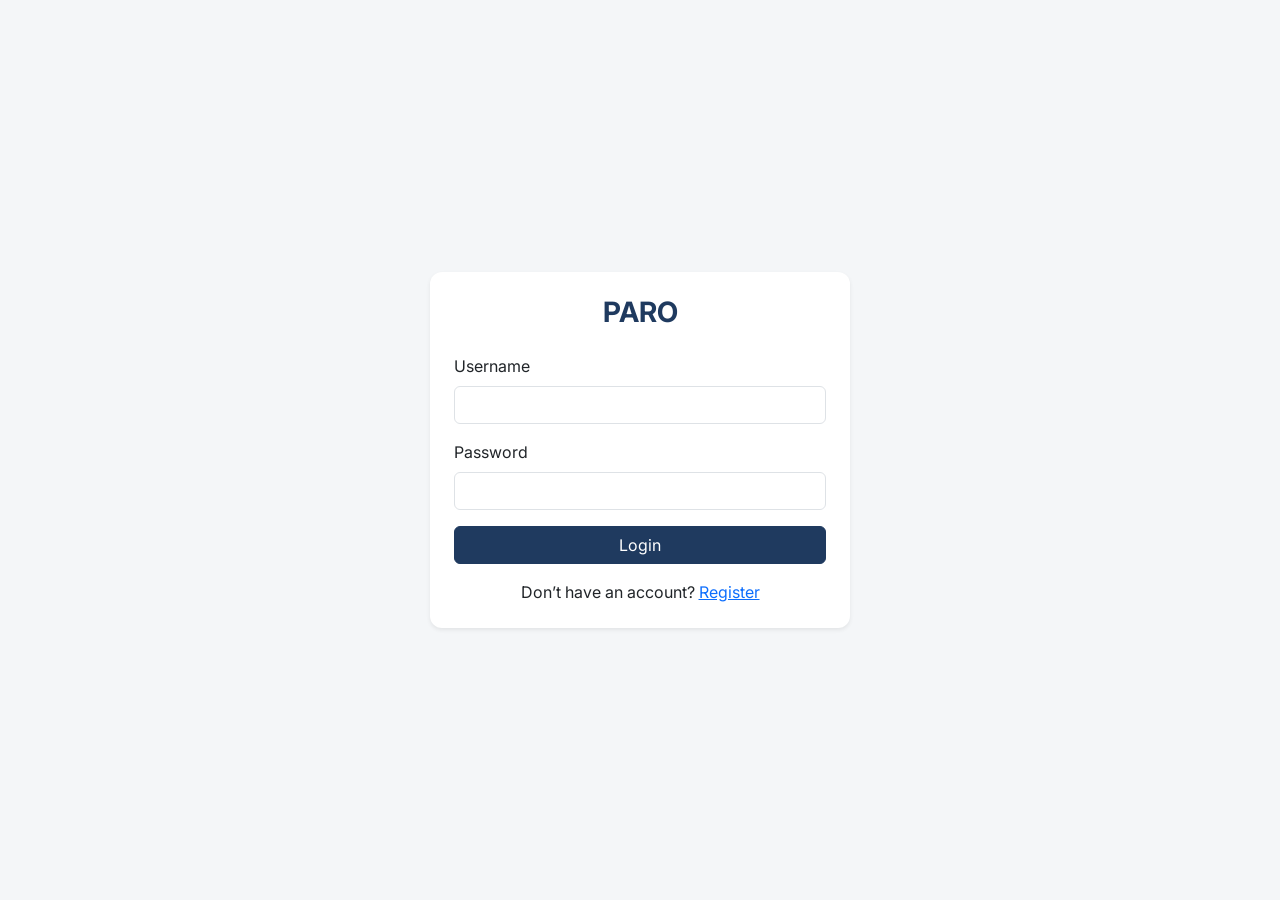
<file: index.html>
<!DOCTYPE html>
<html lang="en">
<head>
  <meta charset="UTF-8">
  <meta name="viewport" content="width=device-width, initial-scale=1.0">
  <title>PARO - Login</title>

  <link href="https://cdn.jsdelivr.net/npm/bootstrap@5.3.3/dist/css/bootstrap.min.css" rel="stylesheet">
  <link href="https://fonts.googleapis.com/css2?family=Inter:wght@400;600;700&display=swap" rel="stylesheet">
  <link href="css/styles.css" rel="stylesheet">
</head>
<body>
  <main class="container d-flex align-items-center justify-content-center min-vh-100">
    <div class="card shadow-sm w-100" style="max-width: 420px;">
      <div class="card-body p-4">
        <h1 class="h3 fw-bold text-center mb-4" style="color: #1F3A5F;">PARO</h1>

        <div id="loginAlert" class="alert alert-danger d-none" role="alert"></div>

        <form id="loginForm">
          <div class="mb-3">
            <label for="username" class="form-label">Username</label>
            <input type="text" class="form-control" id="username" required>
          </div>

          <div class="mb-3">
            <label for="password" class="form-label">Password</label>
            <input type="password" class="form-control" id="password" required>
          </div>

          <button type="submit" class="btn btn-primary w-100">Login</button>
        </form>

        <p class="text-center mt-3 mb-0">
          Don’t have an account?
          <a href="register.html">Register</a>
        </p>
      </div>
    </div>
  </main>

  <script src="https://cdn.jsdelivr.net/npm/bootstrap@5.3.3/dist/js/bootstrap.bundle.min.js"></script>
  <script src="js/auth.js"></script>
</body>
</html>
</file>
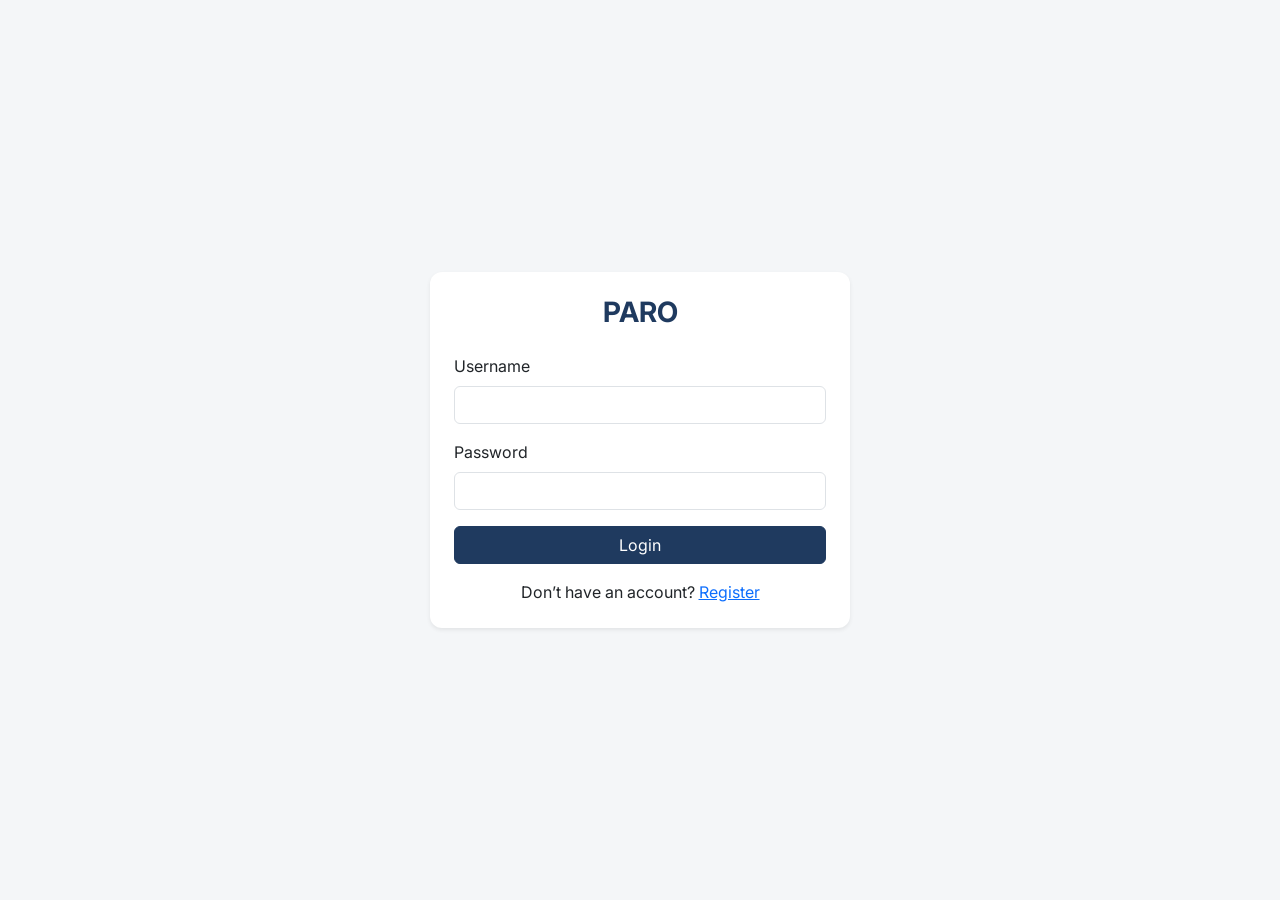
<file: admin.html>
<!DOCTYPE html>
<html lang="en">
<head>
  <meta charset="UTF-8">
  <meta name="viewport" content="width=device-width, initial-scale=1">
  <title>PARO – Admin Panel</title>
  <link href="https://cdn.jsdelivr.net/npm/bootstrap@5.3.3/dist/css/bootstrap.min.css" rel="stylesheet">
  <link href="https://fonts.googleapis.com/css2?family=Inter:wght@400;600;700&display=swap" rel="stylesheet">
  <link href="css/styles.css" rel="stylesheet">
</head>
<body>
  <nav class="navbar navbar-dark bg-paro px-4">
    <span class="navbar-brand fw-bold">PARO</span>
    <div class="d-flex gap-2">
      <a href="home.html" class="btn btn-outline-light btn-sm">Home</a>
      <button id="logout-btn" class="btn btn-light btn-sm">Log out</button>
    </div>
  </nav>

  <main class="container py-4">
    <h1 class="h3 mb-1">Admin Panel</h1>
    <p class="text-muted">Review loan applications and approve or reject them.</p>

    <div class="card p-4">
      <div class="btn-group mb-3" role="group" aria-label="Filter by status">
        <button class="btn btn-primary filter-btn" data-filter="all">All</button>
        <button class="btn btn-outline-primary filter-btn" data-filter="pending">Pending</button>
        <button class="btn btn-outline-primary filter-btn" data-filter="approved">Approved</button>
        <button class="btn btn-outline-primary filter-btn" data-filter="rejected">Rejected</button>
      </div>

      <div class="table-responsive">
        <table class="table table-hover align-middle">
          <thead>
            <tr>
              <th>ID</th><th>Date</th><th>Applicant</th><th>Loan type</th>
              <th>Amount</th><th>Months</th><th>Status</th><th>Actions</th>
            </tr>
          </thead>
          <tbody id="requests-body"></tbody>
        </table>
      </div>

      <div id="empty-message" class="alert alert-info d-none mb-0">
        There are no applications to show.
      </div>
    </div>
  </main>

  <script src="https://cdn.jsdelivr.net/npm/bootstrap@5.3.3/dist/js/bootstrap.bundle.min.js"></script>
  <script src="js/auth.js"></script>
  <script src="js/admin.js"></script>
</body>
</html>
</file>
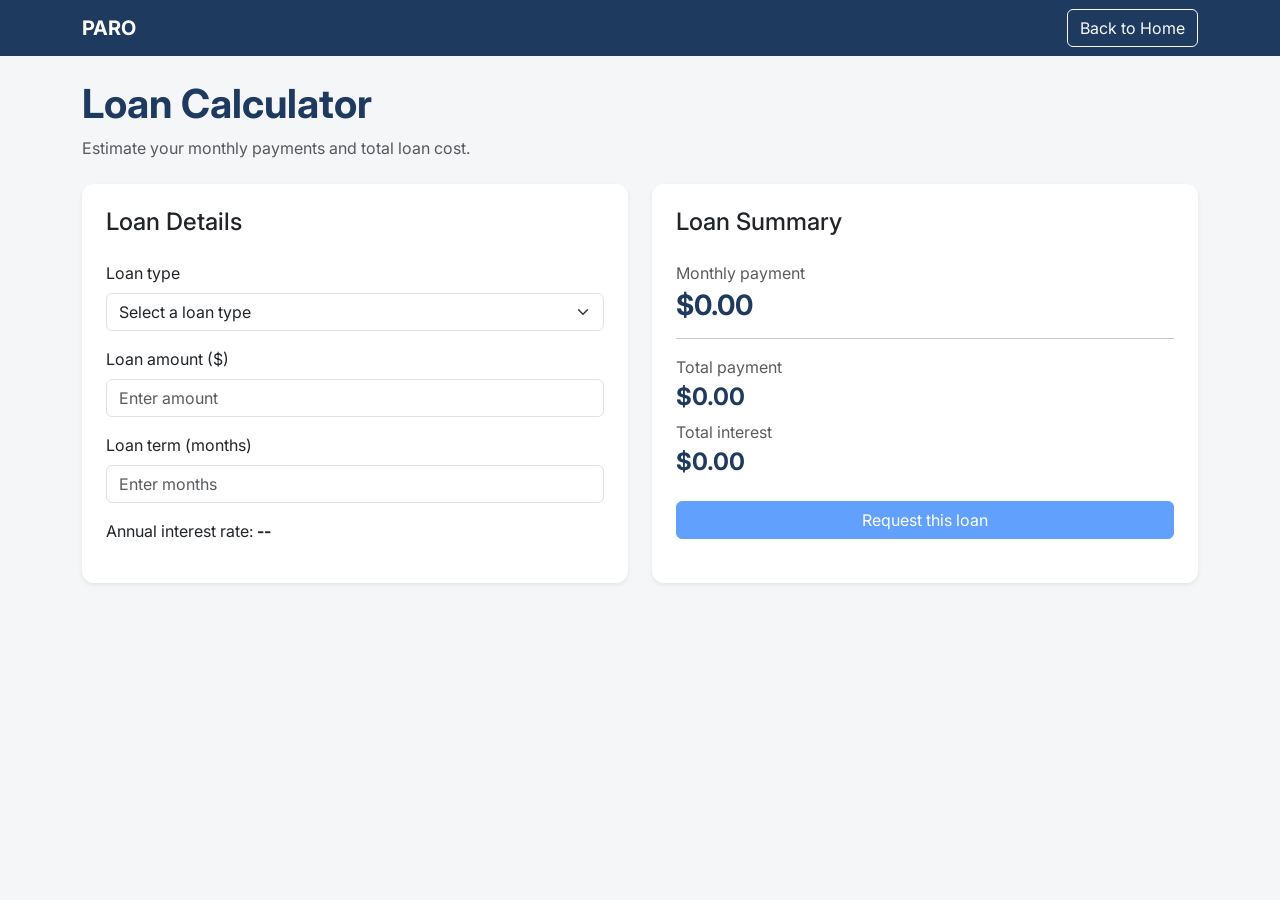
<file: calculator.html>
<!DOCTYPE html>
<html lang="en">
<head>
    <meta charset="UTF-8">
    <meta name="viewport" content="width=device-width, initial-scale=1">
    <title>PARO – Loan Calculator</title>

    <link href="https://cdn.jsdelivr.net/npm/bootstrap@5.3.3/dist/css/bootstrap.min.css" rel="stylesheet">
    <link href="https://fonts.googleapis.com/css2?family=Inter:wght@400;600;700&display=swap" rel="stylesheet">
    <link href="css/styles.css" rel="stylesheet">
</head>

<body>

    <!-- Navigation -->
    <nav class="navbar navbar-dark" style="background-color: #1F3A5F;">
        <div class="container">
            <a class="navbar-brand fw-bold" href="home.html">PARO</a>
            <a class="btn btn-outline-light" href="home.html">Back to Home</a>
        </div>
    </nav>

    <main class="container py-4">

        <h1>Loan Calculator</h1>
        <p class="text-muted mb-4">
            Estimate your monthly payments and total loan cost.
        </p>

        <div class="row g-4">

            <!-- Loan details -->
            <div class="col-md-6">
                <div class="card shadow-sm h-100">
                    <div class="card-body p-4">

                        <h2 class="h4 mb-4">Loan Details</h2>

                        <div class="mb-3">
                            <label for="loanType" class="form-label">Loan type</label>
                            <select id="loanType" class="form-select">
                                <option value="">Select a loan type</option>
                            </select>
                        </div>

                        <div class="mb-3">
                            <label for="amount" class="form-label">Loan amount ($)</label>
                            <input type="number" id="amount" class="form-control"
                            placeholder="Enter amount" step="0.01">
                        <div id="amountHelp" class="form-text"></div>
                        </div>

                        <div class="mb-3">
                            <label for="months" class="form-label">Loan term (months)</label>
                            <input type="number" id="months" class="form-control"
                            placeholder="Enter months" step="1">
                        <div id="monthsHelp" class="form-text"></div>
                        </div>

                        <p>
                            Annual interest rate:
                            <strong id="annualRate">--</strong>
                        </p>

                        <p id="errorMessage" class="text-danger"></p>

                    </div>
                </div>
            </div>

            <!-- Loan summary -->
            <div class="col-md-6">
                <div class="card shadow-sm h-100">
                    <div class="card-body p-4">

                        <h2 class="h4 mb-4">Loan Summary</h2>

                        <p class="text-muted mb-1">Monthly payment</p>
                        <h3 id="monthlyPayment">$0.00</h3>

                        <hr>

                        <p class="text-muted mb-1">Total payment</p>
                        <h4 id="totalPayment">$0.00</h4>

                        <p class="text-muted mb-1">Total interest</p>
                        <h4 id="totalInterest">$0.00</h4>

                        <button id="requestButton"
                                class="btn btn-primary w-100 mt-3"
                                disabled>
                            Request this loan
                        </button>

                    </div>
                </div>
            </div>

        </div>

    </main>

    <script src="https://cdn.jsdelivr.net/npm/bootstrap@5.3.3/dist/js/bootstrap.bundle.min.js"></script>

    <!-- Enable authentication when auth.js is available -->
    <!-- <script src="js/auth.js"></script> -->

    <script src="js/calculator.js"></script>

</body>
</html>
</file>
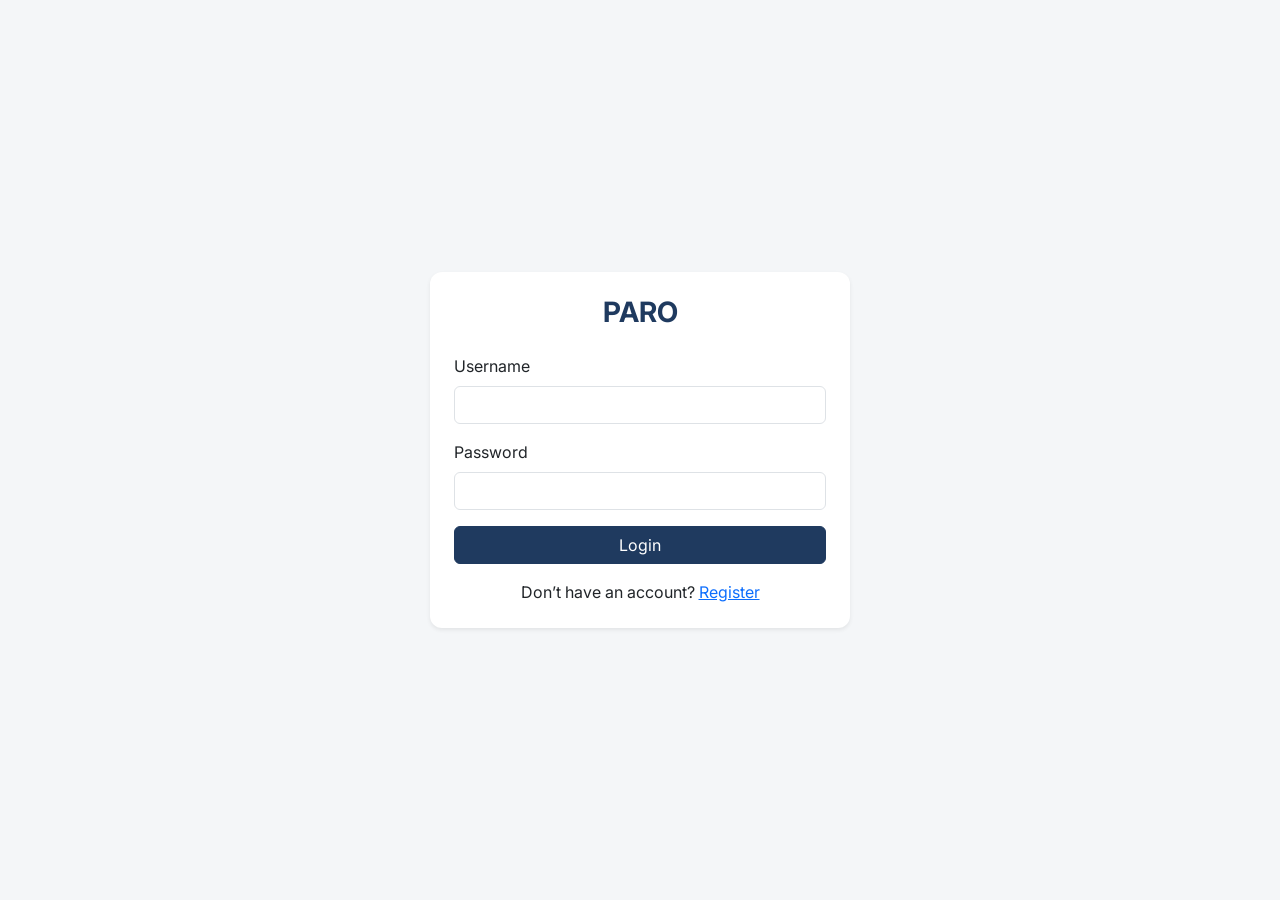
<file: home.html>
<!DOCTYPE html>
<html lang="en">
<head>
  <meta charset="UTF-8">
  <meta name="viewport" content="width=device-width, initial-scale=1">
  <title>PARO – Home</title>

  <link href="https://cdn.jsdelivr.net/npm/bootstrap@5.3.3/dist/css/bootstrap.min.css" rel="stylesheet">
  <link href="https://fonts.googleapis.com/css2?family=Inter:wght@400;600;700&display=swap" rel="stylesheet">
  <link href="css/styles.css" rel="stylesheet">
</head>
<body>
  <header class="navbar sticky-top bg-paro flex-md-nowrap p-0 shadow" data-bs-theme="dark">
    <a class="navbar-brand px-3 text-white" href="home.html">PARO</a>

    <button class="navbar-toggler d-md-none me-3" type="button"
            data-bs-toggle="offcanvas" data-bs-target="#sidebarMenu"
            aria-controls="sidebarMenu" aria-label="Open navigation">
      <span class="navbar-toggler-icon"></span>
    </button>
  </header>

  <div class="container-fluid">
    <div class="row">
      <nav id="sidebarMenu"
           class="offcanvas-md offcanvas-start col-md-3 col-lg-2 p-0 bg-paro min-vh-100"
           tabindex="-1" aria-label="Main navigation">

        <div class="offcanvas-header d-md-none text-white">
          <h5 class="offcanvas-title">PARO</h5>
          <button type="button" class="btn-close btn-close-white"
                  data-bs-dismiss="offcanvas" aria-label="Close"></button>
        </div>

        <div class="offcanvas-body d-md-flex flex-column p-3">
          <ul class="nav nav-pills flex-column gap-2">
            <li class="nav-item">
              <a class="nav-link text-white" href="home.html" aria-current="page">Home</a>
            </li>
            <li class="nav-item">
              <a class="nav-link text-white" href="calculator.html">Loan Calculator</a>
            </li>
            <li class="nav-item">
              <a class="nav-link text-white" href="request.html">Apply</a>
            </li>
            <li class="nav-item">
              <a id="admin-link" class="nav-link text-white d-none" href="admin.html">Admin Panel</a>
            </li>
            <li class="nav-item">
              <a class="nav-link text-white" href="index.html" onclick="logout(); return false;">Log out</a>
            </li>
          </ul>
        </div>
      </nav>

      <main class="col-md-9 ms-sm-auto col-lg-10 px-md-4 py-4">
        <section class="mb-5">
          <h1>Welcome to PARO, <span id="user-name">User</span>!</h1>
          <p class="lead">
            Explore loan options, calculate payments, and submit an application.
          </p>
        </section>

        <section class="mb-5">
          <h2 class="h4 mb-3">How it works</h2>

          <div class="row g-3">
            <div class="col-md-4">
              <div class="card shadow-sm h-100">
                <div class="card-body">
                  <span class="badge rounded-pill bg-paro">1</span>
                  <h3 class="h5 mt-3">Choose a loan</h3>
                  <p class="mb-0">Explore the available loan types.</p>
                </div>
              </div>
            </div>

            <div class="col-md-4">
              <div class="card shadow-sm h-100">
                <div class="card-body">
                  <span class="badge rounded-pill bg-paro">2</span>
                  <h3 class="h5 mt-3">Calculate your payment</h3>
                  <p class="mb-0">Estimate your monthly loan payment.</p>
                </div>
              </div>
            </div>

            <div class="col-md-4">
              <div class="card shadow-sm h-100">
                <div class="card-body">
                  <span class="badge rounded-pill bg-paro">3</span>
                  <h3 class="h5 mt-3">Submit an application</h3>
                  <p class="mb-0">Send your application for review.</p>
                </div>
              </div>
            </div>
          </div>
        </section>

        <section>
          <h2 class="h4 mb-3">Loan types</h2>

          <div class="row row-cols-1 row-cols-md-3 g-3">
            <div class="col">
              <div class="card shadow-sm h-100">
                <div class="card-body">
                  <h3 class="h5">Personal</h3>
                  <p>Annual interest rate: 12%</p>
                  <a class="btn btn-outline-primary" href="calculator.html">Open calculator</a>
                </div>
              </div>
            </div>

            <div class="col">
              <div class="card shadow-sm h-100">
                <div class="card-body">
                  <h3 class="h5">Auto</h3>
                  <p>Annual interest rate: 9%</p>
                  <a class="btn btn-outline-primary" href="calculator.html">Open calculator</a>
                </div>
              </div>
            </div>

            <div class="col">
              <div class="card shadow-sm h-100">
                <div class="card-body">
                  <h3 class="h5">Education</h3>
                  <p>Annual interest rate: 6%</p>
                  <a class="btn btn-outline-primary" href="calculator.html">Open calculator</a>
                </div>
              </div>
            </div>
          </div>
        </section>
      </main>
    </div>
  </div>

  <script src="https://cdn.jsdelivr.net/npm/bootstrap@5.3.3/dist/js/bootstrap.bundle.min.js"></script>
  <script src="js/auth.js"></script>
  <script>
    const session = getSession();

    if (!session) {
      requireLogin();
    } else {
      document.getElementById("user-name").textContent = session.name || session.username;

      if (session.role === "admin") {
        document.getElementById("admin-link").classList.remove("d-none");
      }
    }
  </script>
</body>
</html>
</file>
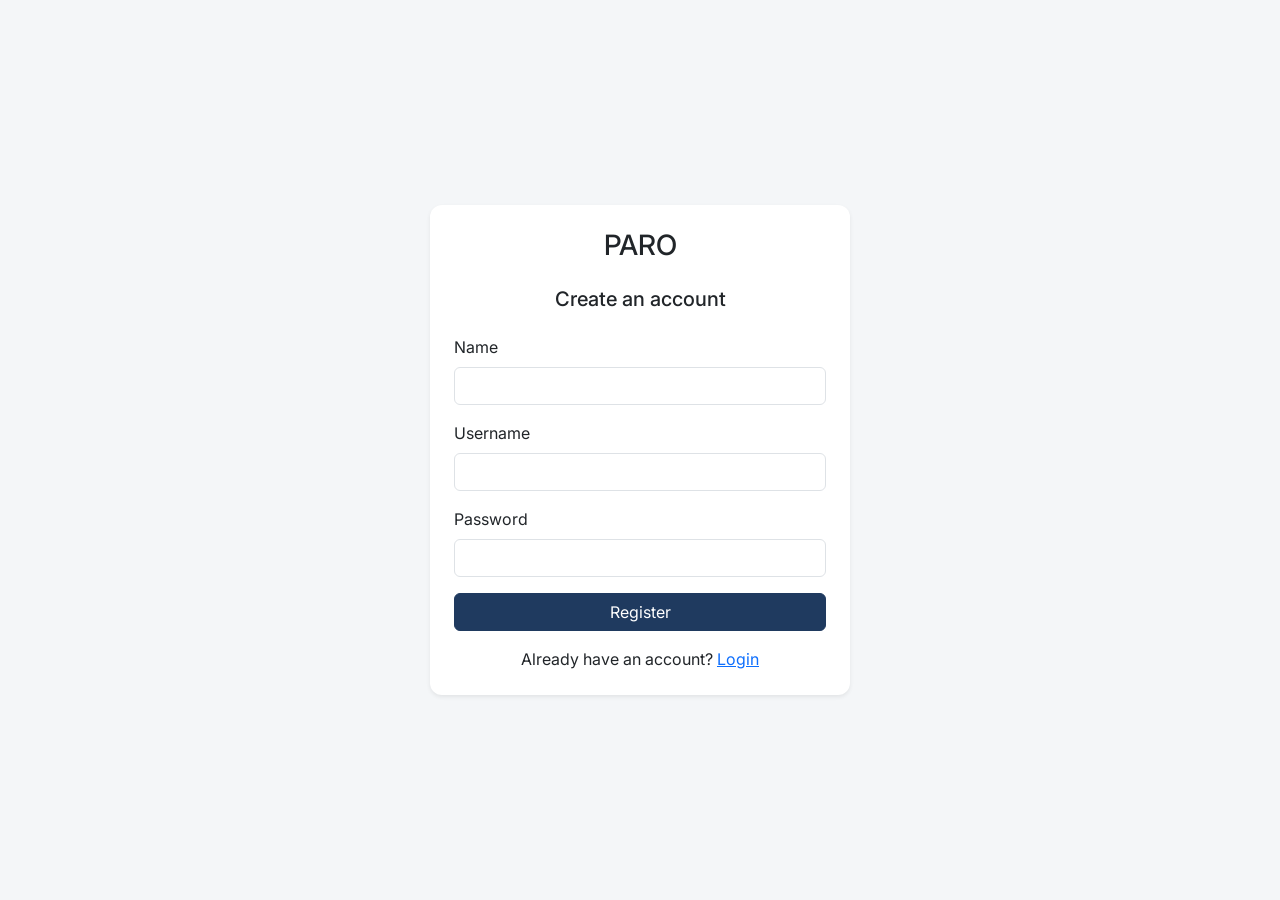
<file: register.html>
<!DOCTYPE html>
<html lang="en">
<head>
  <meta charset="UTF-8">
  <meta name="viewport" content="width=device-width, initial-scale=1">
  <title>PARO - Register</title>
  <link href="https://cdn.jsdelivr.net/npm/bootstrap@5.3.3/dist/css/bootstrap.min.css" rel="stylesheet">
  <link href="https://fonts.googleapis.com/css2?family=Inter:wght@400;600;700&display=swap" rel="stylesheet">
  <link href="css/styles.css" rel="stylesheet">
</head>
<body>
  <main class="container d-flex align-items-center justify-content-center min-vh-100">
    <div class="card shadow-sm w-100" style="max-width: 420px;">
      <div class="card-body p-4">
        <h1 class="h3 text-center mb-4">PARO</h1>
        <h2 class="h5 text-center mb-4">Create an account</h2>

        <div id="registerAlert" class="alert alert-danger d-none" role="alert"></div>

        <form id="registerForm">
          <div class="mb-3">
            <label for="name" class="form-label">Name</label>
            <input type="text" class="form-control" id="name" required>
          </div>

          <div class="mb-3">
            <label for="username" class="form-label">Username</label>
            <input type="text" class="form-control" id="username" required>
          </div>

          <div class="mb-3">
            <label for="password" class="form-label">Password</label>
            <input type="password" class="form-control" id="password" required>
          </div>

          <button type="submit" class="btn btn-primary w-100">Register</button>
        </form>

        <p class="text-center mt-3 mb-0">
          Already have an account?
          <a href="index.html">Login</a>
        </p>
      </div>
    </div>
  </main>

  <script src="https://cdn.jsdelivr.net/npm/bootstrap@5.3.3/dist/js/bootstrap.bundle.min.js"></script>
  <script src="js/auth.js"></script>
</body>
</html>
</file>
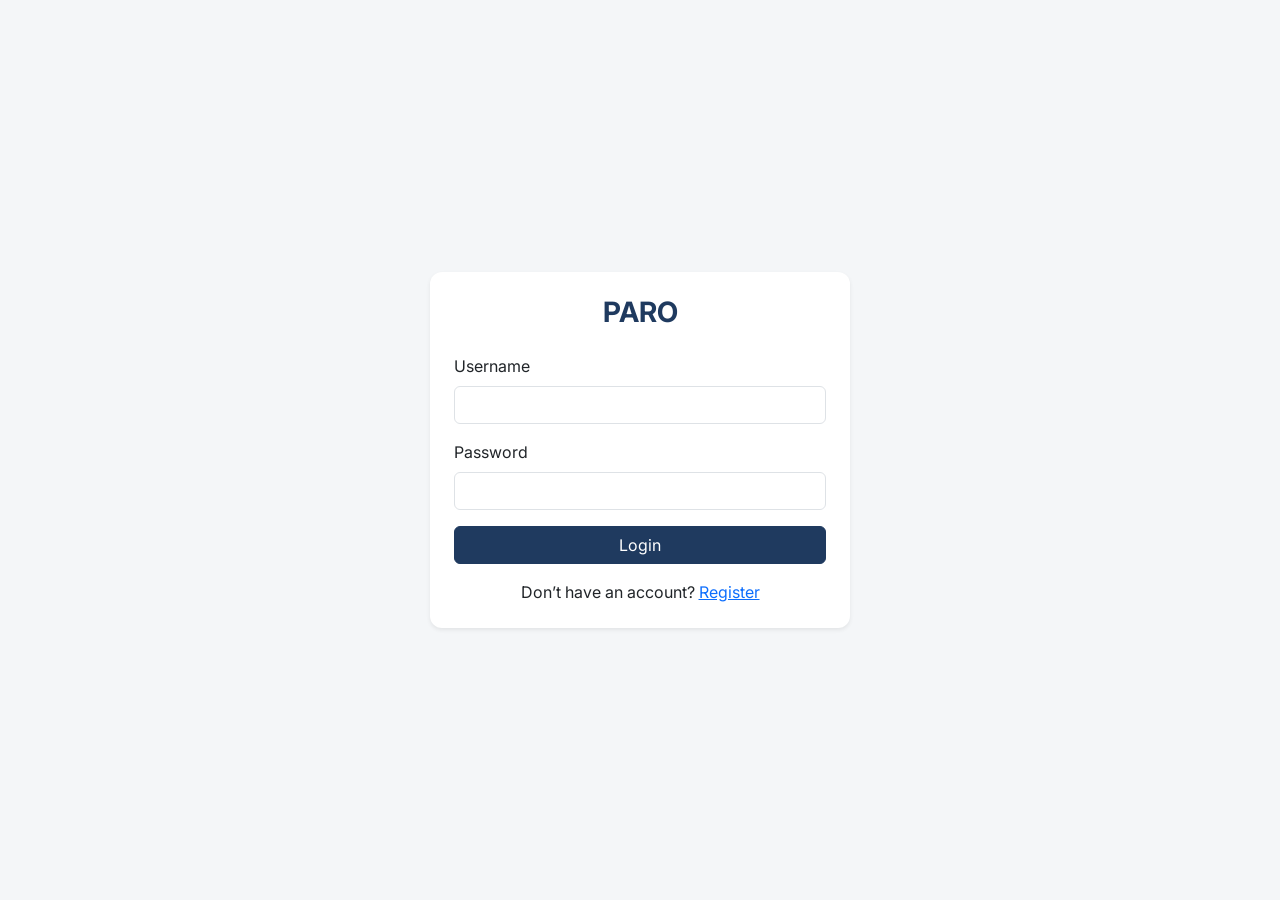
<file: request.html>
<!DOCTYPE html>
<html lang="en">
<head>
  <meta charset="UTF-8">
  <meta name="viewport" content="width=device-width, initial-scale=1">
  <title>PARO – Loan Request</title>
  <link href="https://cdn.jsdelivr.net/npm/bootstrap@5.3.3/dist/css/bootstrap.min.css" rel="stylesheet">
  <link href="https://fonts.googleapis.com/css2?family=Inter:wght@400;600;700&display=swap" rel="stylesheet">
  <link href="css/styles.css" rel="stylesheet">
</head>
<body>
  <nav class="navbar navbar-dark bg-paro px-4">
    <span class="navbar-brand fw-bold">PARO</span>
    <a href="calculator.html" class="btn btn-outline-light btn-sm">Back to calculator</a>
  </nav>

  <main class="container py-4">
    <h1 class="h3 mb-1">Loan Request</h1>
    <p class="text-muted">Check your loan and fill in your details to apply.</p>

    <div id="request-section" class="row g-4">
      <!-- Loan summary (filled by js/request.js) -->
      <div class="col-lg-5">
        <div class="card p-4">
          <h2 class="h5 mb-3">Loan summary</h2>
          <table class="table mb-0">
            <tbody>
              <tr><th>Loan type</th><td id="sum-type" class="text-end"></td></tr>
              <tr><th>Amount</th><td id="sum-amount" class="text-end"></td></tr>
              <tr><th>Months</th><td id="sum-months" class="text-end"></td></tr>
              <tr><th>Annual rate</th><td id="sum-rate" class="text-end"></td></tr>
              <tr><th>Monthly payment</th><td id="sum-monthly" class="text-end fw-bold"></td></tr>
              <tr><th>Total payment</th><td id="sum-total" class="text-end"></td></tr>
              <tr><th>Total interest</th><td id="sum-interest" class="text-end"></td></tr>
            </tbody>
          </table>
        </div>
      </div>

      <!-- Applicant form -->
      <div class="col-lg-7">
        <div class="card p-4">
          <h2 class="h5 mb-3">Applicant details</h2>
          <form id="request-form" novalidate>
            <div class="mb-3">
              <label for="fullName" class="form-label">Full name</label>
              <input type="text" id="fullName" class="form-control" required>
              <div class="invalid-feedback">Please enter your full name.</div>
            </div>
            <div class="mb-3">
              <label for="email" class="form-label">Email</label>
              <input type="email" id="email" class="form-control" required>
              <div class="invalid-feedback">Please enter a valid email.</div>
            </div>
            <div class="mb-3">
              <label for="phone" class="form-label">Phone</label>
              <input type="tel" id="phone" class="form-control" pattern="[0-9+ ()-]{7,}" required>
              <div class="invalid-feedback">Please enter a valid phone number (at least 7 digits).</div>
            </div>
            <div class="mb-4">
              <label for="monthlyIncome" class="form-label">Monthly income ($)</label>
              <input type="number" id="monthlyIncome" class="form-control" min="1" step="0.01" required>
              <div class="invalid-feedback">Please enter your monthly income.</div>
            </div>
            <button type="submit" class="btn btn-primary">Submit application</button>
          </form>
        </div>
      </div>
    </div>

    <!-- Success message (hidden until the form is sent) -->
    <div id="success-section" class="card p-4 text-center d-none">
      <h2 class="h4">Application sent</h2>
      <p class="mb-1">Your application ID is <strong id="success-id"></strong>.</p>
      <p class="text-muted">Status: pending. An administrator will review it.</p>
      <div>
        <a href="home.html" class="btn btn-primary">Back to home</a>
      </div>
    </div>
  </main>

  <script src="https://cdn.jsdelivr.net/npm/bootstrap@5.3.3/dist/js/bootstrap.bundle.min.js"></script>
  <script src="js/auth.js"></script>
  <script src="js/request.js"></script>
</body>
</html>
</file>
<file: css/styles.css>
:root {
  --paro-primary: #1F3A5F;
  --paro-primary-dark: #16304f;
  --paro-bg: #F4F6F8;
  --paro-success: #2E7D32;
  --paro-danger: #C62828;
  --paro-warning: #F9A825;
}

body { font-family: 'Inter', Arial, sans-serif; background: var(--paro-bg); color: #212529; }
h1, h2, h3, h4 { color: var(--paro-primary); font-weight: 700; }

.btn-primary { background-color: var(--paro-primary); border-color: var(--paro-primary); }
.btn-primary:hover { background-color: var(--paro-primary-dark); border-color: var(--paro-primary-dark); }
.btn-outline-primary { color: var(--paro-primary); border-color: var(--paro-primary); }
.btn-outline-primary:hover { background-color: var(--paro-primary); border-color: var(--paro-primary); }

.bg-paro { background-color: var(--paro-primary) !important; color: #fff; }
.card { border: 0; border-radius: .75rem; box-shadow: 0 2px 8px rgba(0, 0, 0, .08); }
</file>
